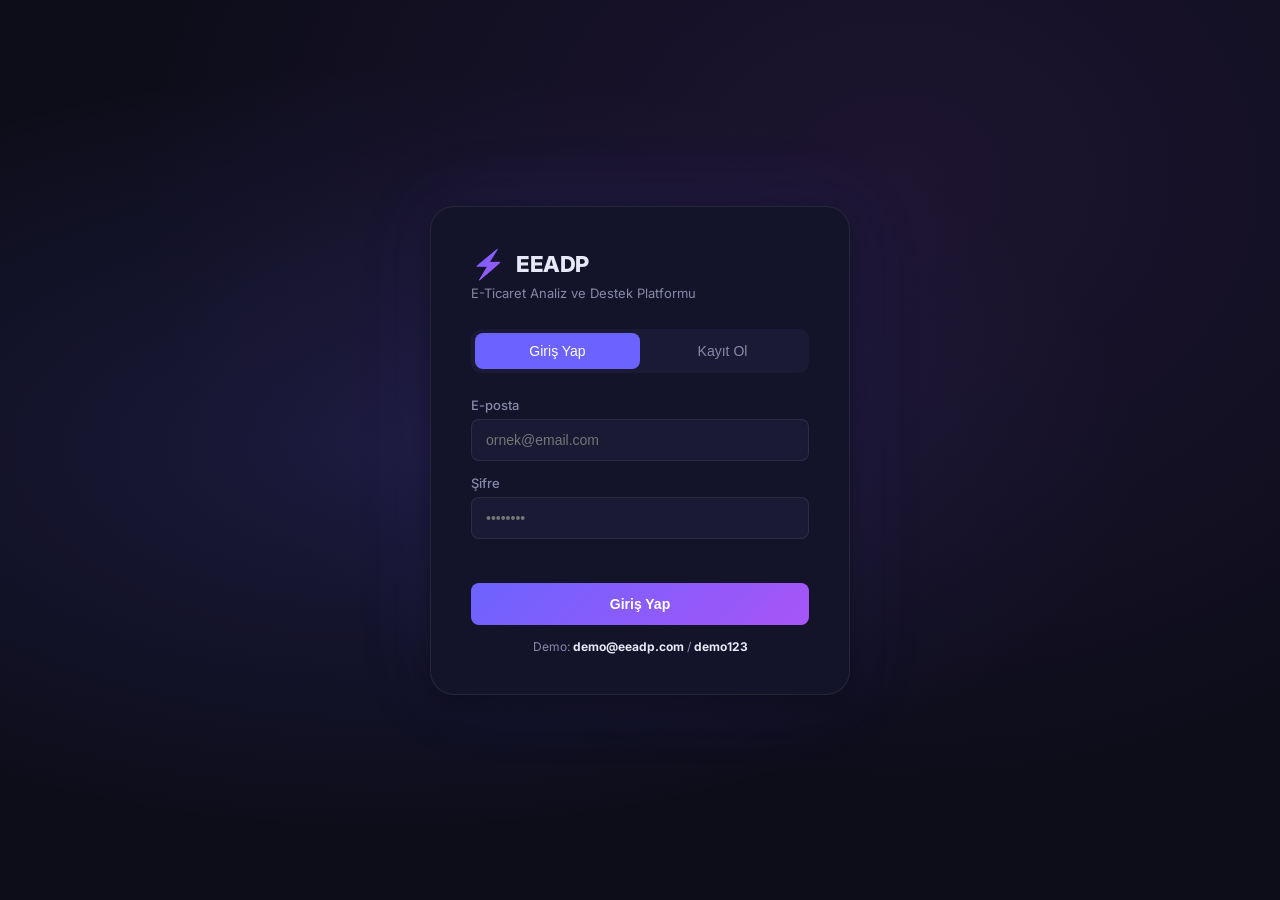
<file: index.html>
<!DOCTYPE html>
<html lang="tr">
<head>
  <meta charset="UTF-8" />
  <meta name="viewport" content="width=device-width, initial-scale=1.0"/>
  <title>EEADP – Entegre E-Ticaret Analiz ve Destek Platformu</title>
  <meta name="description" content="Fiyat takibi, yorum analizi, kargo tahmini ve akıllı beden önerisi sunan entegre e-ticaret destek platformu."/>
  <link rel="preconnect" href="https://fonts.googleapis.com"/>
  <link href="https://fonts.googleapis.com/css2?family=Inter:wght@300;400;500;600;700;800&display=swap" rel="stylesheet"/>
  <link rel="stylesheet" href="style.css"/>
</head>
<body>

<!-- AUTH OVERLAY -->
<div id="auth-overlay" class="auth-overlay active">
  <div class="auth-box">
    <div class="auth-logo">
      <span class="logo-icon">⚡</span>
      <span class="logo-text">EEADP</span>
    </div>
    <p class="auth-subtitle">E-Ticaret Analiz ve Destek Platformu</p>

    <div class="auth-tabs">
      <button class="auth-tab active" id="tab-login" onclick="switchTab('login')">Giriş Yap</button>
      <button class="auth-tab" id="tab-register" onclick="switchTab('register')">Kayıt Ol</button>
    </div>

    <!-- LOGIN FORM -->
    <form id="login-form" class="auth-form" onsubmit="handleLogin(event)">
      <div class="form-group">
        <label>E-posta</label>
        <input type="email" id="login-email" placeholder="ornek@email.com" required/>
      </div>
      <div class="form-group">
        <label>Şifre</label>
        <input type="password" id="login-password" placeholder="••••••••" required/>
      </div>
      <p class="auth-error" id="login-error"></p>
      <button type="submit" class="btn-primary full">Giriş Yap</button>
      <p class="auth-hint">Demo: <strong>demo@eeadp.com</strong> / <strong>demo123</strong></p>
    </form>

    <!-- REGISTER FORM -->
    <form id="register-form" class="auth-form hidden" onsubmit="handleRegister(event)">
      <div class="form-group">
        <label>Ad Soyad</label>
        <input type="text" id="reg-name" placeholder="Adınız Soyadınız" required/>
      </div>
      <div class="form-group">
        <label>E-posta</label>
        <input type="email" id="reg-email" placeholder="ornek@email.com" required/>
      </div>
      <div class="form-group">
        <label>Şifre</label>
        <input type="password" id="reg-password" placeholder="En az 6 karakter" required/>
      </div>
      <p class="auth-error" id="reg-error"></p>
      <button type="submit" class="btn-primary full">Kayıt Ol</button>
    </form>
  </div>
</div>

<!-- MAIN APP -->
<div id="app" class="app hidden">

  <!-- SIDEBAR -->
  <aside class="sidebar" id="sidebar">
    <div class="sidebar-logo">
      <span class="logo-icon">⚡</span>
      <span class="logo-text">EEADP</span>
    </div>
    <nav class="sidebar-nav">
      <button class="nav-item active" id="nav-dashboard" onclick="showPage('dashboard')">
        <span class="nav-icon">🏠</span><span class="nav-label">Genel Bakış</span>
      </button>
      <button class="nav-item" id="nav-price" onclick="showPage('price')">
        <span class="nav-icon">💰</span><span class="nav-label">Fiyat Takibi</span>
      </button>
      <button class="nav-item" id="nav-review" onclick="showPage('review')">
        <span class="nav-icon">⭐</span><span class="nav-label">Yorum Analizi</span>
      </button>
      <button class="nav-item" id="nav-cargo" onclick="showPage('cargo')">
        <span class="nav-icon">📦</span><span class="nav-label">Kargo Tahmini</span>
      </button>
      <button class="nav-item" id="nav-size" onclick="showPage('size')">
        <span class="nav-icon">👕</span><span class="nav-label">Beden Önerisi</span>
      </button>
    </nav>
    <div class="sidebar-footer">
      <div class="user-info" id="user-info-sidebar"></div>
      <button class="btn-logout" onclick="handleLogout()">Çıkış Yap</button>
    </div>
  </aside>

  <!-- MAIN CONTENT -->
  <main class="main-content">

    <!-- TOPBAR -->
    <header class="topbar">
      <div class="topbar-left">
        <button class="menu-toggle" onclick="toggleSidebar()">☰</button>
        <h1 class="page-title" id="page-title">Genel Bakış</h1>
      </div>
      <div class="topbar-right">
        <div class="notif-badge">🔔</div>
        <div class="user-avatar" id="user-avatar-top"></div>
      </div>
    </header>

    <!-- PAGES -->
    <div class="page-container">

      <!-- DASHBOARD PAGE -->
      <section class="page active" id="page-dashboard">
        <div class="welcome-banner">
          <div class="welcome-text">
            <h2 id="welcome-heading">Hoş Geldiniz! 👋</h2>
            <p>E-ticaret deneyiminizi daha güvenli ve akıllı hale getiriyoruz.</p>
          </div>
          <div class="welcome-graphic">⚡</div>
        </div>

        <div class="stats-grid">
          <div class="stat-card" style="--accent:#6c63ff">
            <div class="stat-icon">💰</div>
            <div class="stat-info">
              <span class="stat-num">12</span>
              <span class="stat-label">Takip Edilen Ürün</span>
            </div>
          </div>
          <div class="stat-card" style="--accent:#ff6584">
            <div class="stat-icon">⭐</div>
            <div class="stat-info">
              <span class="stat-num">48</span>
              <span class="stat-label">Analiz Edilen Yorum</span>
            </div>
          </div>
          <div class="stat-card" style="--accent:#43e97b">
            <div class="stat-icon">📦</div>
            <div class="stat-info">
              <span class="stat-num">7</span>
              <span class="stat-label">Aktif Kargo</span>
            </div>
          </div>
          <div class="stat-card" style="--accent:#f7971e">
            <div class="stat-icon">👕</div>
            <div class="stat-info">
              <span class="stat-num">5</span>
              <span class="stat-label">Beden Analizi</span>
            </div>
          </div>
        </div>

        <div class="dashboard-grid">
          <div class="card">
            <h3 class="card-title">📊 Fiyat Değişim Özeti</h3>
            <div class="mini-chart" id="mini-chart"></div>
          </div>
          <div class="card">
            <h3 class="card-title">🛡️ Platform Güven Raporu</h3>
            <div class="trust-list">
              <div class="trust-row"><span>Trendyol</span><div class="trust-bar"><div class="trust-fill" style="width:87%;background:#6c63ff"></div></div><span>87%</span></div>
              <div class="trust-row"><span>Hepsiburada</span><div class="trust-bar"><div class="trust-fill" style="width:74%;background:#43e97b"></div></div><span>74%</span></div>
              <div class="trust-row"><span>Amazon TR</span><div class="trust-bar"><div class="trust-fill" style="width:91%;background:#f7971e"></div></div><span>91%</span></div>
              <div class="trust-row"><span>N11</span><div class="trust-bar"><div class="trust-fill" style="width:62%;background:#ff6584"></div></div><span>62%</span></div>
            </div>
          </div>
        </div>
      </section>

      <!-- PRICE TRACKER PAGE -->
      <section class="page" id="page-price">
        <div class="module-header">
          <div class="module-icon" style="background:linear-gradient(135deg,#6c63ff,#a855f7)">💰</div>
          <div>
            <h2>Fiyat Takip Modülü</h2>
            <p>Ürün fiyat geçmişini takip edin, fiyat koruması sağlayın.</p>
          </div>
        </div>

        <div class="card">
          <h3 class="card-title">Ürün Linki Girin</h3>
          <div class="input-row">
            <input type="url" id="price-url" placeholder="https://www.trendyol.com/urun-linki..." class="big-input"/>
            <button class="btn-primary" onclick="analyzePriceURL()">Analiz Et</button>
          </div>
        </div>

        <div id="price-result" class="hidden">
          <div class="card price-card">
            <div class="price-header">
              <div>
                <h3 id="price-product-name">Ürün Adı</h3>
                <p id="price-platform" class="muted">Platform</p>
              </div>
              <div class="price-badge-group">
                <span class="price-now" id="price-current">₺0</span>
                <span class="price-old" id="price-old">₺0</span>
              </div>
            </div>
            <div class="price-chart-container">
              <canvas id="price-chart" width="600" height="200"></canvas>
            </div>
            <div class="price-protection">
              <div class="protection-icon">🔒</div>
              <div>
                <strong>Fiyat Koruma Aktif</strong>
                <p class="muted" id="price-protection-text">Bu fiyat 24 saat korunmaktadır.</p>
              </div>
              <span class="badge badge-green">Aktif</span>
            </div>
          </div>
          <div class="price-alerts card">
            <h3 class="card-title">📢 Fiyat Bildirimleri</h3>
            <div id="price-alerts-list"></div>
          </div>
        </div>
      </section>

      <!-- REVIEW ANALYSIS PAGE -->
      <section class="page" id="page-review">
        <div class="module-header">
          <div class="module-icon" style="background:linear-gradient(135deg,#ff6584,#ff8fab)">⭐</div>
          <div>
            <h2>Yorum Analiz Modülü</h2>
            <p>Yapay zeka destekli sahte yorum tespiti ve güven skoru.</p>
          </div>
        </div>

        <div class="card">
          <h3 class="card-title">Yorum Metni Girin</h3>
          <textarea id="review-text" class="big-textarea" placeholder="Analiz etmek istediğiniz yorum metnini buraya yapıştırın..."></textarea>
          <div class="input-row" style="margin-top:12px;">
            <input type="url" id="review-url" placeholder="Veya ürün linki girin..." class="big-input"/>
            <button class="btn-primary" onclick="analyzeReview()">Analiz Et</button>
          </div>
        </div>

        <div id="review-result" class="hidden">
          <div class="reviews-grid">
            <div class="card score-card">
              <h3 class="card-title">🎯 Güven Skoru</h3>
              <div class="score-circle-wrap">
                <svg class="score-svg" viewBox="0 0 120 120">
                  <circle cx="60" cy="60" r="50" fill="none" stroke="#1e1e2e" stroke-width="12"/>
                  <circle cx="60" cy="60" r="50" fill="none" stroke="url(#scoreGrad)" stroke-width="12"
                    stroke-dasharray="314" stroke-dashoffset="80" stroke-linecap="round"
                    transform="rotate(-90 60 60)" id="score-arc"/>
                  <defs>
                    <linearGradient id="scoreGrad" x1="0%" y1="0%" x2="100%" y2="0%">
                      <stop offset="0%" stop-color="#43e97b"/>
                      <stop offset="100%" stop-color="#38f9d7"/>
                    </linearGradient>
                  </defs>
                </svg>
                <div class="score-num" id="review-score">74%</div>
              </div>
              <p class="score-label" id="review-verdict">Güvenilir Yorum</p>
            </div>
            <div class="card">
              <h3 class="card-title">🔍 Detaylı Analiz</h3>
              <div id="review-details"></div>
            </div>
          </div>
          <div class="card">
            <h3 class="card-title">📝 Örnek Yorumlar Analizi</h3>
            <div id="sample-reviews"></div>
          </div>
        </div>
      </section>

      <!-- CARGO PAGE -->
      <section class="page" id="page-cargo">
        <div class="module-header">
          <div class="module-icon" style="background:linear-gradient(135deg,#43e97b,#38f9d7)">📦</div>
          <div>
            <h2>Kargo Tahmin Modülü</h2>
            <p>Geçmiş teslimat verilerine göre saat aralığı tahmini.</p>
          </div>
        </div>

        <div class="card">
          <h3 class="card-title">Kargo Takip Numarası</h3>
          <div class="input-row">
            <input type="text" id="cargo-code" placeholder="TR123456789..." class="big-input"/>
            <select id="cargo-company" class="big-select">
              <option value="aras">Aras Kargo</option>
              <option value="yurtici">Yurtiçi Kargo</option>
              <option value="mng">MNG Kargo</option>
              <option value="ptt">PTT Kargo</option>
              <option value="ups">UPS</option>
            </select>
            <button class="btn-primary" onclick="analyzeCargo()">Sorgula</button>
          </div>
        </div>

        <div id="cargo-result" class="hidden">
          <div class="cargo-grid">
            <div class="card">
              <h3 class="card-title">📍 Teslimat Tahmini</h3>
              <div class="delivery-prediction">
                <div class="delivery-time" id="cargo-time-range"></div>
                <p class="muted" id="cargo-date-label"></p>
                <div class="confidence-bar">
                  <span class="muted">Tahmin Güveni:</span>
                  <div class="trust-bar" style="flex:1;margin:0 8px">
                    <div class="trust-fill" id="cargo-confidence" style="background:#43e97b"></div>
                  </div>
                  <span id="cargo-confidence-num"></span>
                </div>
              </div>
            </div>
            <div class="card">
              <h3 class="card-title">🗺️ Canlı Durum</h3>
              <div class="cargo-timeline" id="cargo-timeline"></div>
            </div>
          </div>
        </div>
      </section>

      <!-- SIZE ADVISOR PAGE -->
      <section class="page" id="page-size">
        <div class="module-header">
          <div class="module-icon" style="background:linear-gradient(135deg,#f7971e,#ffd200)">👕</div>
          <div>
            <h2>Akıllı Beden Öneri Modülü</h2>
            <p>Ölçülerinize göre marka bazlı uyum analizi.</p>
          </div>
        </div>

        <div class="size-form-grid">
          <div class="card">
            <h3 class="card-title">📏 Ölçüleriniz</h3>
            <div class="measurements-form">
              <div class="form-group">
                <label>Göğüs Çevresi (cm)</label>
                <input type="number" id="chest" placeholder="90" class="measure-input"/>
              </div>
              <div class="form-group">
                <label>Bel Çevresi (cm)</label>
                <input type="number" id="waist" placeholder="75" class="measure-input"/>
              </div>
              <div class="form-group">
                <label>Kalça Çevresi (cm)</label>
                <input type="number" id="hip" placeholder="95" class="measure-input"/>
              </div>
              <div class="form-group">
                <label>Boy (cm)</label>
                <input type="number" id="height" placeholder="170" class="measure-input"/>
              </div>
              <div class="form-group">
                <label>Kilo (kg)</label>
                <input type="number" id="weight" placeholder="65" class="measure-input"/>
              </div>
              <div class="form-group">
                <label>Ürün Kategorisi</label>
                <select id="category" class="big-select">
                  <option value="shirt">Üst Giyim (Gömlek/T-Shirt)</option>
                  <option value="pants">Alt Giyim (Pantolon/Jean)</option>
                  <option value="dress">Elbise/Etek</option>
                  <option value="jacket">Ceket/Mont</option>
                </select>
              </div>
              <button class="btn-primary full" onclick="analyzeSize()">Beden Analizi Yap</button>
            </div>
          </div>
          <div id="size-result" class="card hidden">
            <h3 class="card-title">🎯 Beden Önerileri</h3>
            <div id="size-brands"></div>
          </div>
        </div>
      </section>

    </div><!-- end page-container -->
  </main>
</div><!-- end app -->

<script src="app.js"></script>
</body>
</html>
</file>
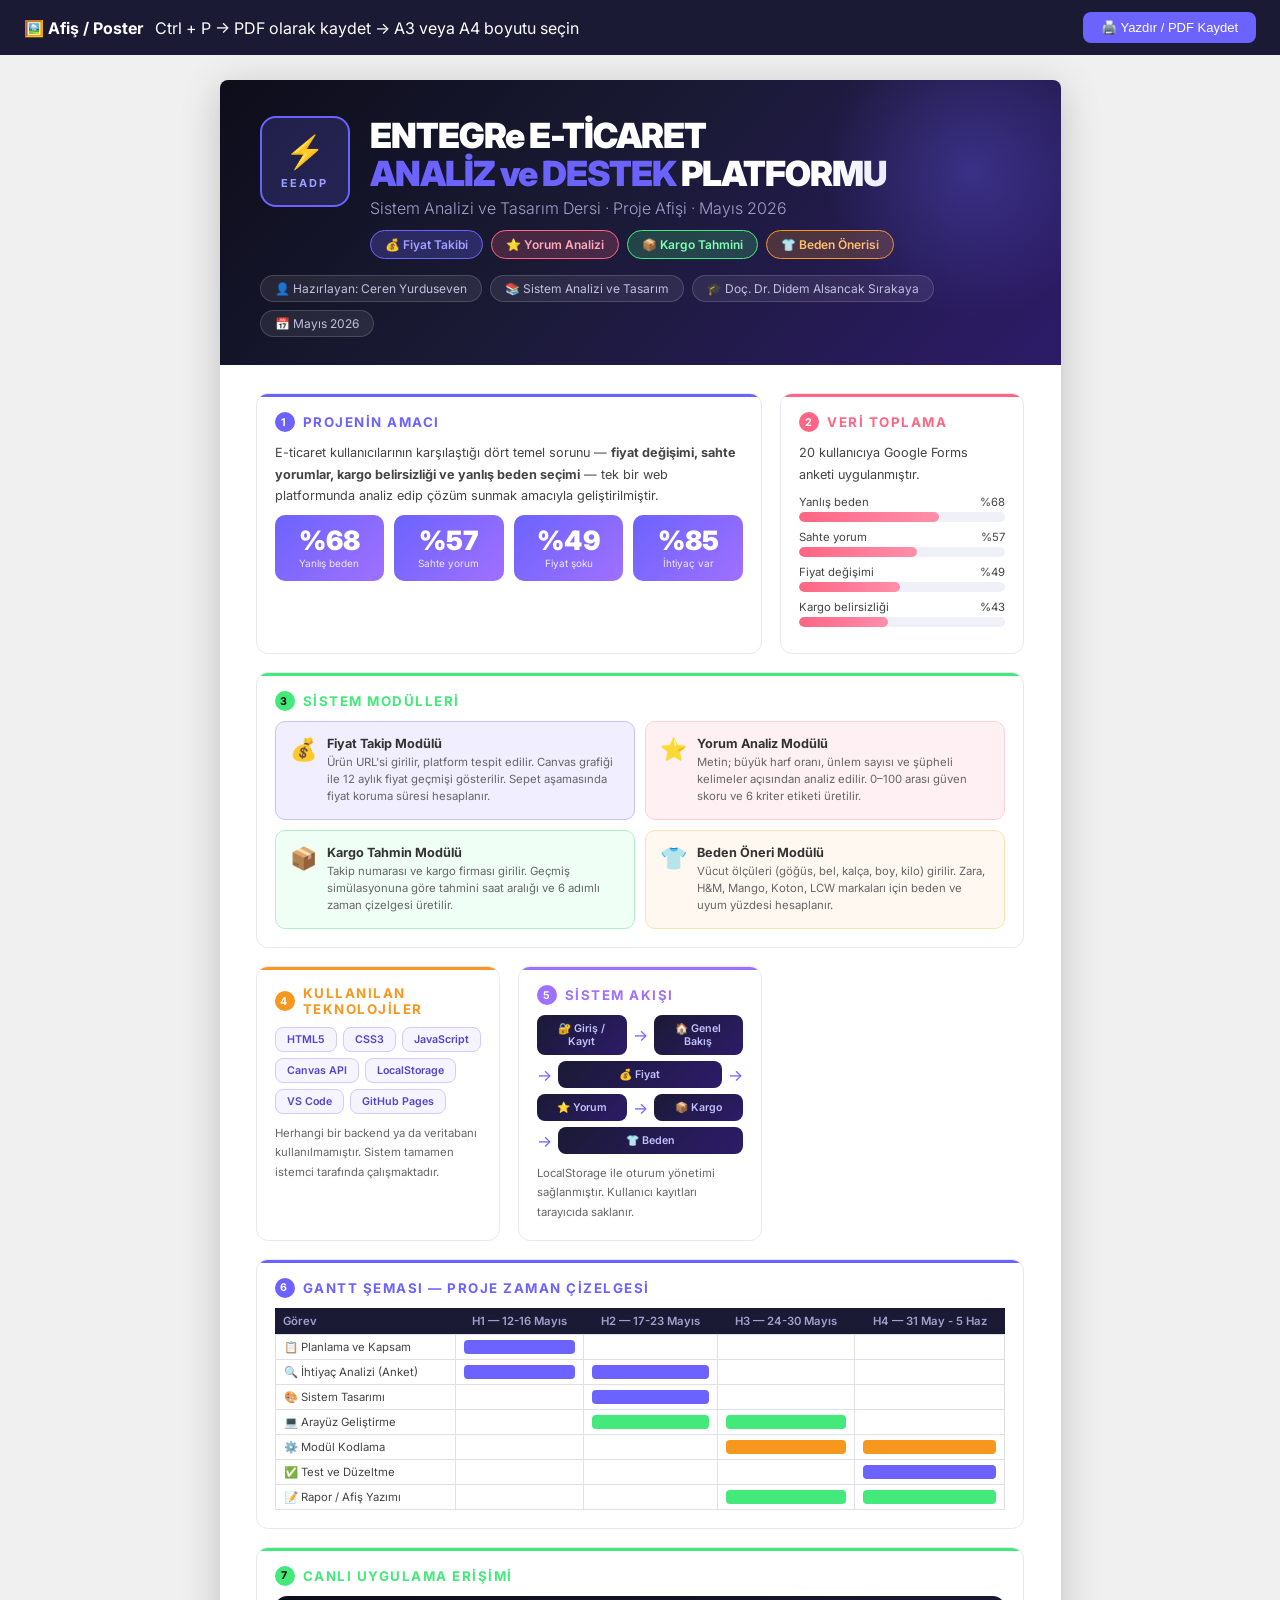
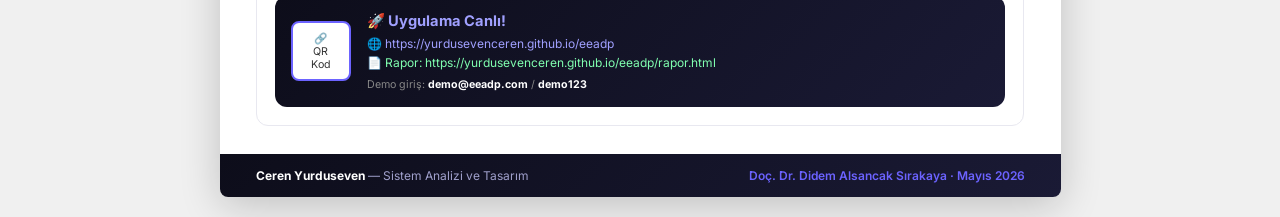
<file: poster.html>
<!DOCTYPE html>
<html lang="tr">
<head>
<meta charset="UTF-8"/>
<title>EEADP – Proje Afişi</title>
<style>
@import url('https://fonts.googleapis.com/css2?family=Inter:wght@300;400;600;700;900&display=swap');
*{box-sizing:border-box;margin:0;padding:0;}
body{font-family:'Inter',Arial,sans-serif;background:#f0f0f0;display:flex;justify-content:center;padding:20px;}

.no-print{background:#1a1a35;color:#fff;padding:12px 24px;display:flex;gap:12px;align-items:center;position:fixed;top:0;left:0;right:0;z-index:999;}
.no-print button{margin-left:auto;background:#6c63ff;color:#fff;border:none;padding:8px 18px;border-radius:8px;cursor:pointer;font-size:13px;}

.poster{
  width:841px; /* A1 width at 96dpi */
  min-height:1189px;
  background:#fff;
  margin-top:60px;
  border-radius:8px;
  overflow:hidden;
  box-shadow:0 8px 40px rgba(0,0,0,0.2);
}

/* HEADER */
.header{
  background:linear-gradient(135deg,#0d0d1a 0%,#1a1a35 45%,#2d1b69 100%);
  padding:36px 40px 28px;
  position:relative;
  overflow:hidden;
}
.header::before{
  content:'';position:absolute;top:-60px;right:-60px;
  width:300px;height:300px;
  background:radial-gradient(circle,rgba(108,99,255,0.3),transparent 70%);
  border-radius:50%;
}
.header-top{display:flex;align-items:flex-start;gap:20px;margin-bottom:16px;}
.logo-box{
  background:rgba(108,99,255,0.2);border:2px solid #6c63ff;
  border-radius:16px;padding:14px 18px;text-align:center;min-width:90px;
  flex-shrink:0;
}
.logo-box .icon{font-size:32px;display:block;}
.logo-box .brand{color:#a0a0ff;font-size:11px;font-weight:700;letter-spacing:2px;margin-top:4px;}
.header-text h1{
  color:#fff;font-size:26pt;font-weight:900;line-height:1.1;
  letter-spacing:-1px;margin-bottom:6px;
}
.header-text h1 span{color:#6c63ff;}
.header-text .subtitle{color:#a0a0cc;font-size:12pt;font-weight:300;}
.header-meta{
  display:flex;gap:8px;flex-wrap:wrap;margin-top:14px;
}
.meta-chip{
  background:rgba(255,255,255,0.08);border:1px solid rgba(255,255,255,0.15);
  color:#c0c0e0;padding:5px 14px;border-radius:20px;font-size:9pt;
}
.tags{display:flex;gap:8px;flex-wrap:wrap;margin-top:12px;}
.tag{padding:6px 14px;border-radius:20px;font-size:9pt;font-weight:600;}
.tag-blue{background:rgba(108,99,255,0.25);border:1px solid #6c63ff;color:#a0a0ff;}
.tag-red{background:rgba(255,101,132,0.2);border:1px solid #ff6584;color:#ffaabb;}
.tag-green{background:rgba(67,233,123,0.2);border:1px solid #43e97b;color:#80ffb0;}
.tag-orange{background:rgba(247,151,30,0.2);border:1px solid #f7971e;color:#ffc070;}

/* BODY */
.body{padding:28px 36px;display:grid;grid-template-columns:1fr 1fr 1fr;gap:18px;}

.card{
  background:#fff;border:1.5px solid #e8e8f0;border-radius:12px;
  padding:18px;position:relative;overflow:hidden;
}
.card::before{
  content:'';position:absolute;top:0;left:0;right:0;height:3px;
  background:var(--accent,#6c63ff);
}
.card.full{grid-column:1/-1;}
.card.half{grid-column:span 2;}
.card h2{
  font-size:10pt;font-weight:700;text-transform:uppercase;
  letter-spacing:1.5px;color:var(--accent,#6c63ff);margin-bottom:10px;
  display:flex;align-items:center;gap:8px;
}
.card h2 .num{
  background:var(--accent,#6c63ff);color:#fff;
  border-radius:50%;width:20px;height:20px;
  display:inline-flex;align-items:center;justify-content:center;
  font-size:8pt;flex-shrink:0;
}
.card p{font-size:9.5pt;color:#444;line-height:1.7;}

/* Modules */
.modules-grid{display:grid;grid-template-columns:1fr 1fr;gap:10px;}
.module{
  border-radius:10px;padding:14px;
  display:flex;gap:10px;align-items:flex-start;
}
.m-blue{background:#f0eeff;border:1px solid #c8c0ff;}
.m-red{background:#fff0f3;border:1px solid #ffd0da;}
.m-green{background:#f0fff5;border:1px solid #b0f0c8;}
.m-orange{background:#fff8f0;border:1px solid #ffe0b0;}
.module .icon{font-size:22px;flex-shrink:0;}
.module h3{font-size:9.5pt;font-weight:700;color:#333;margin-bottom:3px;}
.module p{font-size:8.5pt;color:#666;line-height:1.5;}

/* Stats */
.stats{display:grid;grid-template-columns:repeat(4,1fr);gap:10px;margin-top:8px;}
.stat{text-align:center;background:linear-gradient(135deg,#6c63ff,#a070ff);
  border-radius:10px;padding:12px 8px;color:#fff;}
.stat .num{font-size:20pt;font-weight:900;line-height:1;}
.stat .lbl{font-size:7.5pt;opacity:.85;margin-top:3px;}

/* Gantt */
.gantt{width:100%;border-collapse:collapse;font-size:8.5pt;margin-top:8px;}
.gantt th{background:#1a1a35;color:#a0a0cc;padding:6px 8px;text-align:center;font-weight:600;}
.gantt td{border:1px solid #e0e0ec;padding:5px 8px;color:#444;}
.gantt .fill{background:#6c63ff;border-radius:4px;height:14px;}
.gantt .fill2{background:#43e97b;border-radius:4px;height:14px;}
.gantt .fill3{background:#f7971e;border-radius:4px;height:14px;}

/* Survey */
.survey-bars{margin-top:8px;}
.bar-row{margin-bottom:8px;}
.bar-label{font-size:8.5pt;color:#444;margin-bottom:3px;display:flex;justify-content:space-between;}
.bar-track{background:#f0f0f8;border-radius:20px;height:10px;overflow:hidden;}
.bar-fill{height:100%;border-radius:20px;background:linear-gradient(90deg,#6c63ff,#a070ff);}

/* Tech */
.tech-grid{display:flex;flex-wrap:wrap;gap:6px;margin-top:8px;}
.tech-badge{
  background:#f5f4ff;border:1.5px solid #d0ccff;
  color:#5045cc;border-radius:8px;padding:5px 11px;
  font-size:8pt;font-weight:600;
}

/* Flow */
.flow{display:flex;align-items:center;gap:6px;flex-wrap:wrap;margin-top:8px;}
.flow-step{
  background:linear-gradient(135deg,#1a1a35,#2d1b69);
  color:#c0c0ff;border-radius:8px;padding:7px 12px;
  font-size:8pt;font-weight:600;text-align:center;
  flex:1;min-width:80px;
}
.flow-arrow{color:#6c63ff;font-size:16px;flex-shrink:0;}

/* Link box */
.link-section{
  background:linear-gradient(135deg,#0d0d1a,#1a1a35);
  border-radius:12px;padding:16px;margin-top:8px;
  display:flex;align-items:center;gap:16px;
}
.link-section .qr-placeholder{
  width:60px;height:60px;background:#fff;border-radius:8px;
  display:flex;align-items:center;justify-content:center;
  font-size:8pt;color:#333;text-align:center;flex-shrink:0;
  border:2px solid #6c63ff;padding:4px;
}
.link-text .url{color:#a0a0ff;font-size:9pt;word-break:break-all;}
.link-text .note{color:#666;font-size:8pt;margin-top:4px;}

/* FOOTER */
.footer{
  background:linear-gradient(135deg,#0d0d1a,#1a1a35);
  padding:14px 36px;display:flex;justify-content:space-between;align-items:center;
}
.footer .author{color:#a0a0cc;font-size:9pt;}
.footer .author strong{color:#fff;}
.footer .course{color:#6c63ff;font-size:9pt;font-weight:600;}

@media print{
  body{padding:0;background:#fff;}
  .no-print{display:none;}
  .poster{margin:0;border-radius:0;box-shadow:none;width:100%;}
}
</style>
</head>
<body>

<div class="no-print">
  <strong>🖼️ Afiş / Poster</strong>
  <span>Ctrl + P → PDF olarak kaydet → A3 veya A4 boyutu seçin</span>
  <button onclick="window.print()">🖨️ Yazdır / PDF Kaydet</button>
</div>

<div class="poster">

  <!-- HEADER -->
  <div class="header">
    <div class="header-top">
      <div class="logo-box">
        <span class="icon">⚡</span>
        <span class="brand">EEADP</span>
      </div>
      <div class="header-text">
        <h1>ENTEGRe E-TİCARET<br/><span>ANALİZ ve DESTEK</span> PLATFORMU</h1>
        <div class="subtitle">Sistem Analizi ve Tasarım Dersi · Proje Afişi · Mayıs 2026</div>
        <div class="tags">
          <span class="tag tag-blue">💰 Fiyat Takibi</span>
          <span class="tag tag-red">⭐ Yorum Analizi</span>
          <span class="tag tag-green">📦 Kargo Tahmini</span>
          <span class="tag tag-orange">👕 Beden Önerisi</span>
        </div>
      </div>
    </div>
    <div class="header-meta">
      <span class="meta-chip">👤 Hazırlayan: Ceren Yurduseven</span>
      <span class="meta-chip">📚 Sistem Analizi ve Tasarım</span>
      <span class="meta-chip">🎓 Doç. Dr. Didem Alsancak Sırakaya</span>
      <span class="meta-chip">📅 Mayıs 2026</span>
    </div>
  </div>

  <!-- BODY -->
  <div class="body">

    <!-- Amaç -->
    <div class="card half" style="--accent:#6c63ff">
      <h2><span class="num">1</span> Projenin Amacı</h2>
      <p>E-ticaret kullanıcılarının karşılaştığı dört temel sorunu — <strong>fiyat değişimi, sahte yorumlar, kargo belirsizliği ve yanlış beden seçimi</strong> — tek bir web platformunda analiz edip çözüm sunmak amacıyla geliştirilmiştir.</p>
      <div class="stats">
        <div class="stat"><div class="num">%68</div><div class="lbl">Yanlış beden</div></div>
        <div class="stat"><div class="num">%57</div><div class="lbl">Sahte yorum</div></div>
        <div class="stat"><div class="num">%49</div><div class="lbl">Fiyat şoku</div></div>
        <div class="stat"><div class="num">%85</div><div class="lbl">İhtiyaç var</div></div>
      </div>
    </div>

    <!-- İhtiyaç -->
    <div class="card" style="--accent:#ff6584">
      <h2><span class="num" style="background:#ff6584">2</span> Veri Toplama</h2>
      <p style="margin-bottom:10px;">20 kullanıcıya Google Forms anketi uygulanmıştır.</p>
      <div class="survey-bars">
        <div class="bar-row">
          <div class="bar-label"><span>Yanlış beden</span><span>%68</span></div>
          <div class="bar-track"><div class="bar-fill" style="width:68%;background:linear-gradient(90deg,#ff6584,#ff8fab)"></div></div>
        </div>
        <div class="bar-row">
          <div class="bar-label"><span>Sahte yorum</span><span>%57</span></div>
          <div class="bar-track"><div class="bar-fill" style="width:57%;background:linear-gradient(90deg,#ff6584,#ff8fab)"></div></div>
        </div>
        <div class="bar-row">
          <div class="bar-label"><span>Fiyat değişimi</span><span>%49</span></div>
          <div class="bar-track"><div class="bar-fill" style="width:49%;background:linear-gradient(90deg,#ff6584,#ff8fab)"></div></div>
        </div>
        <div class="bar-row">
          <div class="bar-label"><span>Kargo belirsizliği</span><span>%43</span></div>
          <div class="bar-track"><div class="bar-fill" style="width:43%;background:linear-gradient(90deg,#ff6584,#ff8fab)"></div></div>
        </div>
      </div>
    </div>

    <!-- Modüller -->
    <div class="card full" style="--accent:#43e97b">
      <h2><span class="num" style="background:#43e97b;color:#000">3</span> Sistem Modülleri</h2>
      <div class="modules-grid">
        <div class="module m-blue">
          <span class="icon">💰</span>
          <div>
            <h3>Fiyat Takip Modülü</h3>
            <p>Ürün URL'si girilir, platform tespit edilir. Canvas grafiği ile 12 aylık fiyat geçmişi gösterilir. Sepet aşamasında fiyat koruma süresi hesaplanır.</p>
          </div>
        </div>
        <div class="module m-red">
          <span class="icon">⭐</span>
          <div>
            <h3>Yorum Analiz Modülü</h3>
            <p>Metin; büyük harf oranı, ünlem sayısı ve şüpheli kelimeler açısından analiz edilir. 0–100 arası güven skoru ve 6 kriter etiketi üretilir.</p>
          </div>
        </div>
        <div class="module m-green">
          <span class="icon">📦</span>
          <div>
            <h3>Kargo Tahmin Modülü</h3>
            <p>Takip numarası ve kargo firması girilir. Geçmiş simülasyonuna göre tahmini saat aralığı ve 6 adımlı zaman çizelgesi üretilir.</p>
          </div>
        </div>
        <div class="module m-orange">
          <span class="icon">👕</span>
          <div>
            <h3>Beden Öneri Modülü</h3>
            <p>Vücut ölçüleri (göğüs, bel, kalça, boy, kilo) girilir. Zara, H&M, Mango, Koton, LCW markaları için beden ve uyum yüzdesi hesaplanır.</p>
          </div>
        </div>
      </div>
    </div>

    <!-- Teknoloji & Sistem Akışı -->
    <div class="card" style="--accent:#f7971e">
      <h2><span class="num" style="background:#f7971e">4</span> Kullanılan Teknolojiler</h2>
      <div class="tech-grid">
        <span class="tech-badge">HTML5</span>
        <span class="tech-badge">CSS3</span>
        <span class="tech-badge">JavaScript</span>
        <span class="tech-badge">Canvas API</span>
        <span class="tech-badge">LocalStorage</span>
        <span class="tech-badge">VS Code</span>
        <span class="tech-badge">GitHub Pages</span>
      </div>
      <p style="margin-top:10px;font-size:8.5pt;color:#666;">Herhangi bir backend ya da veritabanı kullanılmamıştır. Sistem tamamen istemci tarafında çalışmaktadır.</p>
    </div>

    <!-- Sistem Akışı -->
    <div class="card" style="--accent:#a070ff">
      <h2><span class="num" style="background:#a070ff">5</span> Sistem Akışı</h2>
      <div class="flow">
        <div class="flow-step">🔐 Giriş / Kayıt</div>
        <span class="flow-arrow">→</span>
        <div class="flow-step">🏠 Genel Bakış</div>
        <span class="flow-arrow">→</span>
        <div class="flow-step">💰 Fiyat</div>
        <span class="flow-arrow">→</span>
        <div class="flow-step">⭐ Yorum</div>
        <span class="flow-arrow">→</span>
        <div class="flow-step">📦 Kargo</div>
        <span class="flow-arrow">→</span>
        <div class="flow-step">👕 Beden</div>
      </div>
      <p style="margin-top:10px;font-size:8.5pt;color:#666;">LocalStorage ile oturum yönetimi sağlanmıştır. Kullanıcı kayıtları tarayıcıda saklanır.</p>
    </div>

    <!-- GANTT -->
    <div class="card full" style="--accent:#6c63ff">
      <h2><span class="num">6</span> GANTT Şeması — Proje Zaman Çizelgesi</h2>
      <table class="gantt">
        <tr>
          <th style="width:180px;text-align:left;">Görev</th>
          <th>H1 — 12-16 Mayıs</th>
          <th>H2 — 17-23 Mayıs</th>
          <th>H3 — 24-30 Mayıs</th>
          <th>H4 — 31 May - 5 Haz</th>
        </tr>
        <tr>
          <td>📋 Planlama ve Kapsam</td>
          <td style="text-align:center"><div class="fill"></div></td>
          <td></td><td></td><td></td>
        </tr>
        <tr>
          <td>🔍 İhtiyaç Analizi (Anket)</td>
          <td style="text-align:center"><div class="fill"></div></td>
          <td style="text-align:center"><div class="fill"></div></td>
          <td></td><td></td>
        </tr>
        <tr>
          <td>🎨 Sistem Tasarımı</td>
          <td></td>
          <td style="text-align:center"><div class="fill"></div></td>
          <td></td><td></td>
        </tr>
        <tr>
          <td>💻 Arayüz Geliştirme</td>
          <td></td>
          <td style="text-align:center"><div class="fill2"></div></td>
          <td style="text-align:center"><div class="fill2"></div></td>
          <td></td>
        </tr>
        <tr>
          <td>⚙️ Modül Kodlama</td>
          <td></td><td></td>
          <td style="text-align:center"><div class="fill3"></div></td>
          <td style="text-align:center"><div class="fill3"></div></td>
        </tr>
        <tr>
          <td>✅ Test ve Düzeltme</td>
          <td></td><td></td><td></td>
          <td style="text-align:center"><div class="fill"></div></td>
        </tr>
        <tr>
          <td>📝 Rapor / Afiş Yazımı</td>
          <td></td><td></td>
          <td style="text-align:center"><div class="fill2"></div></td>
          <td style="text-align:center"><div class="fill2"></div></td>
        </tr>
      </table>
    </div>

    <!-- Canlı Link -->
    <div class="card full" style="--accent:#43e97b">
      <h2><span class="num" style="background:#43e97b;color:#000">7</span> Canlı Uygulama Erişimi</h2>
      <div class="link-section">
        <div class="qr-placeholder">
          🔗<br/>QR<br/>Kod
        </div>
        <div class="link-text">
          <div style="color:#a0a0ff;font-size:11pt;font-weight:700;margin-bottom:6px;">🚀 Uygulama Canlı!</div>
          <div class="url">🌐 https://yurdusevenceren.github.io/eeadp</div>
          <div class="url" style="color:#80ffb0;margin-top:4px;">📄 Rapor: https://yurdusevenceren.github.io/eeadp/rapor.html</div>
          <div class="note" style="color:#888;margin-top:8px;">Demo giriş: <strong style="color:#fff;">demo@eeadp.com</strong> / <strong style="color:#fff;">demo123</strong></div>
        </div>
      </div>
    </div>

  </div><!-- /body -->

  <!-- FOOTER -->
  <div class="footer">
    <div class="author">
      <strong>Ceren Yurduseven</strong> — Sistem Analizi ve Tasarım
    </div>
    <div class="course">Doç. Dr. Didem Alsancak Sırakaya · Mayıs 2026</div>
  </div>

</div><!-- /poster -->
</body>
</html>
</file>
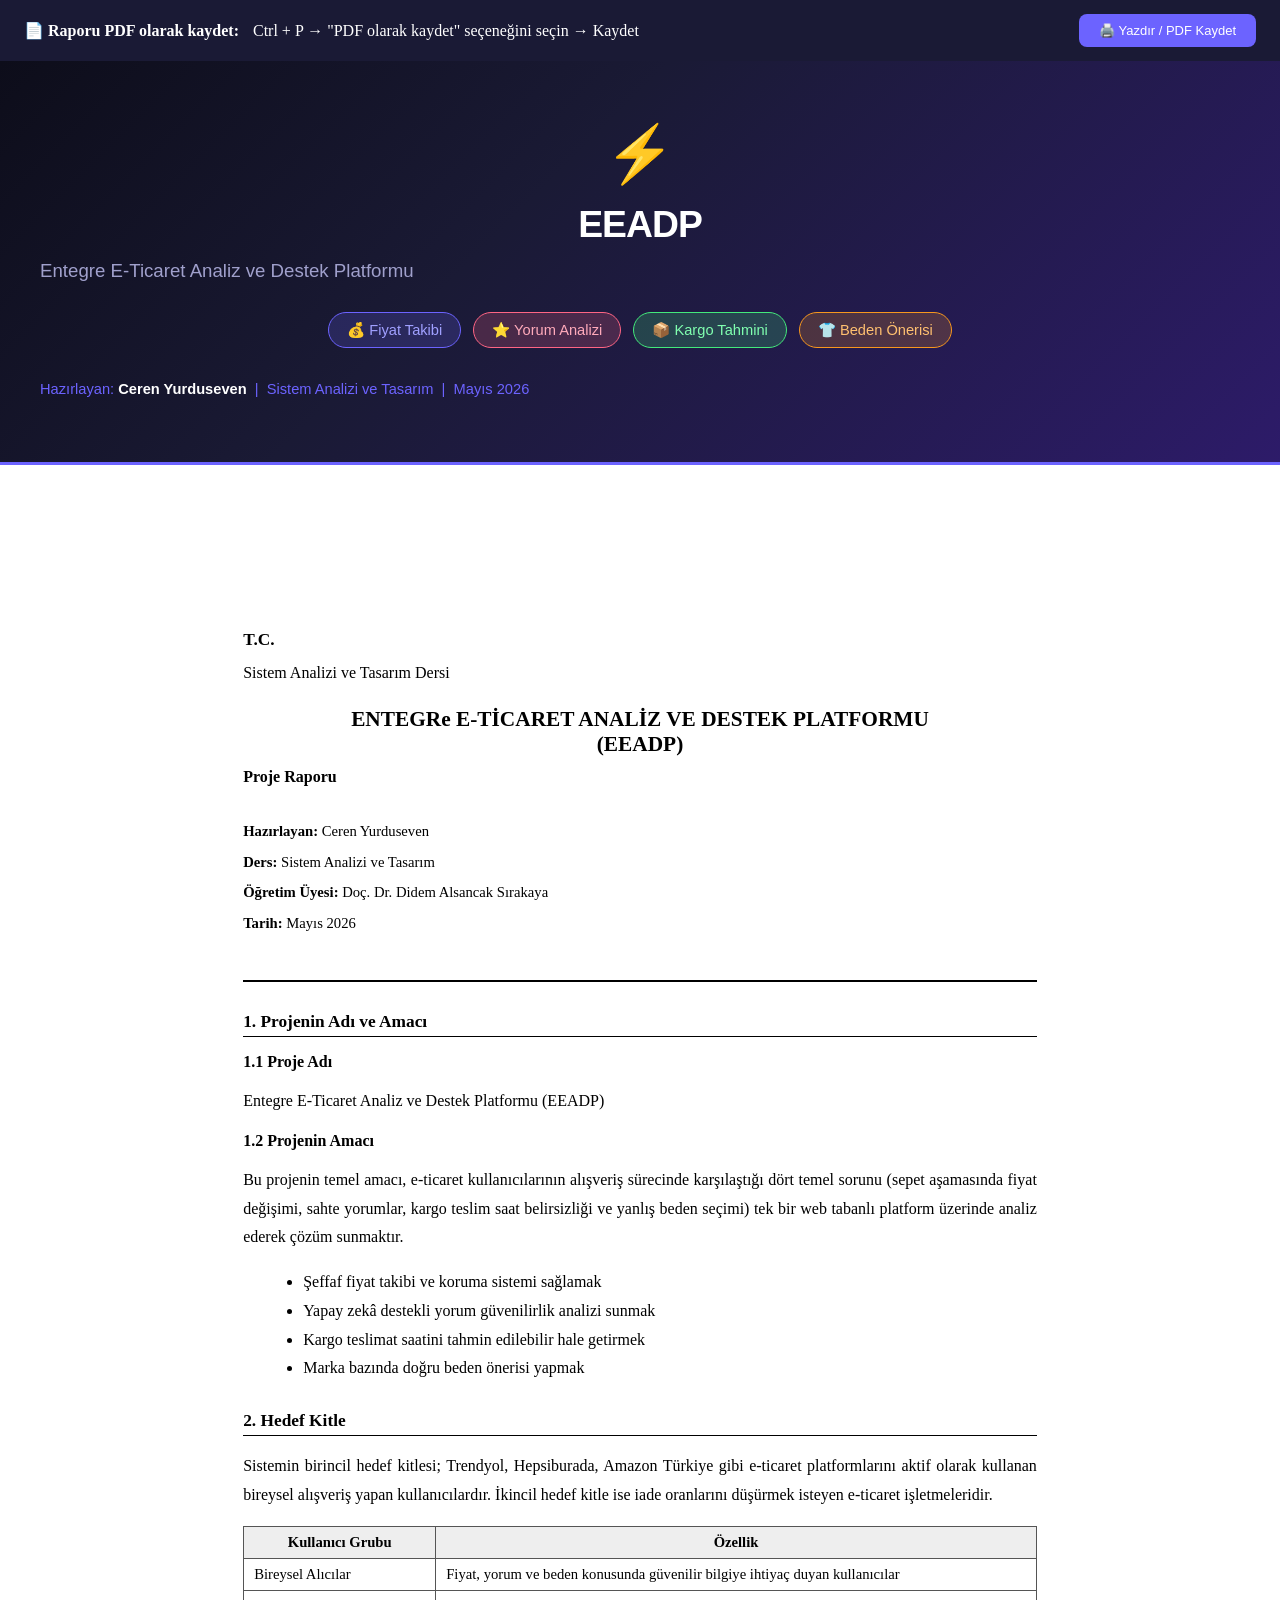
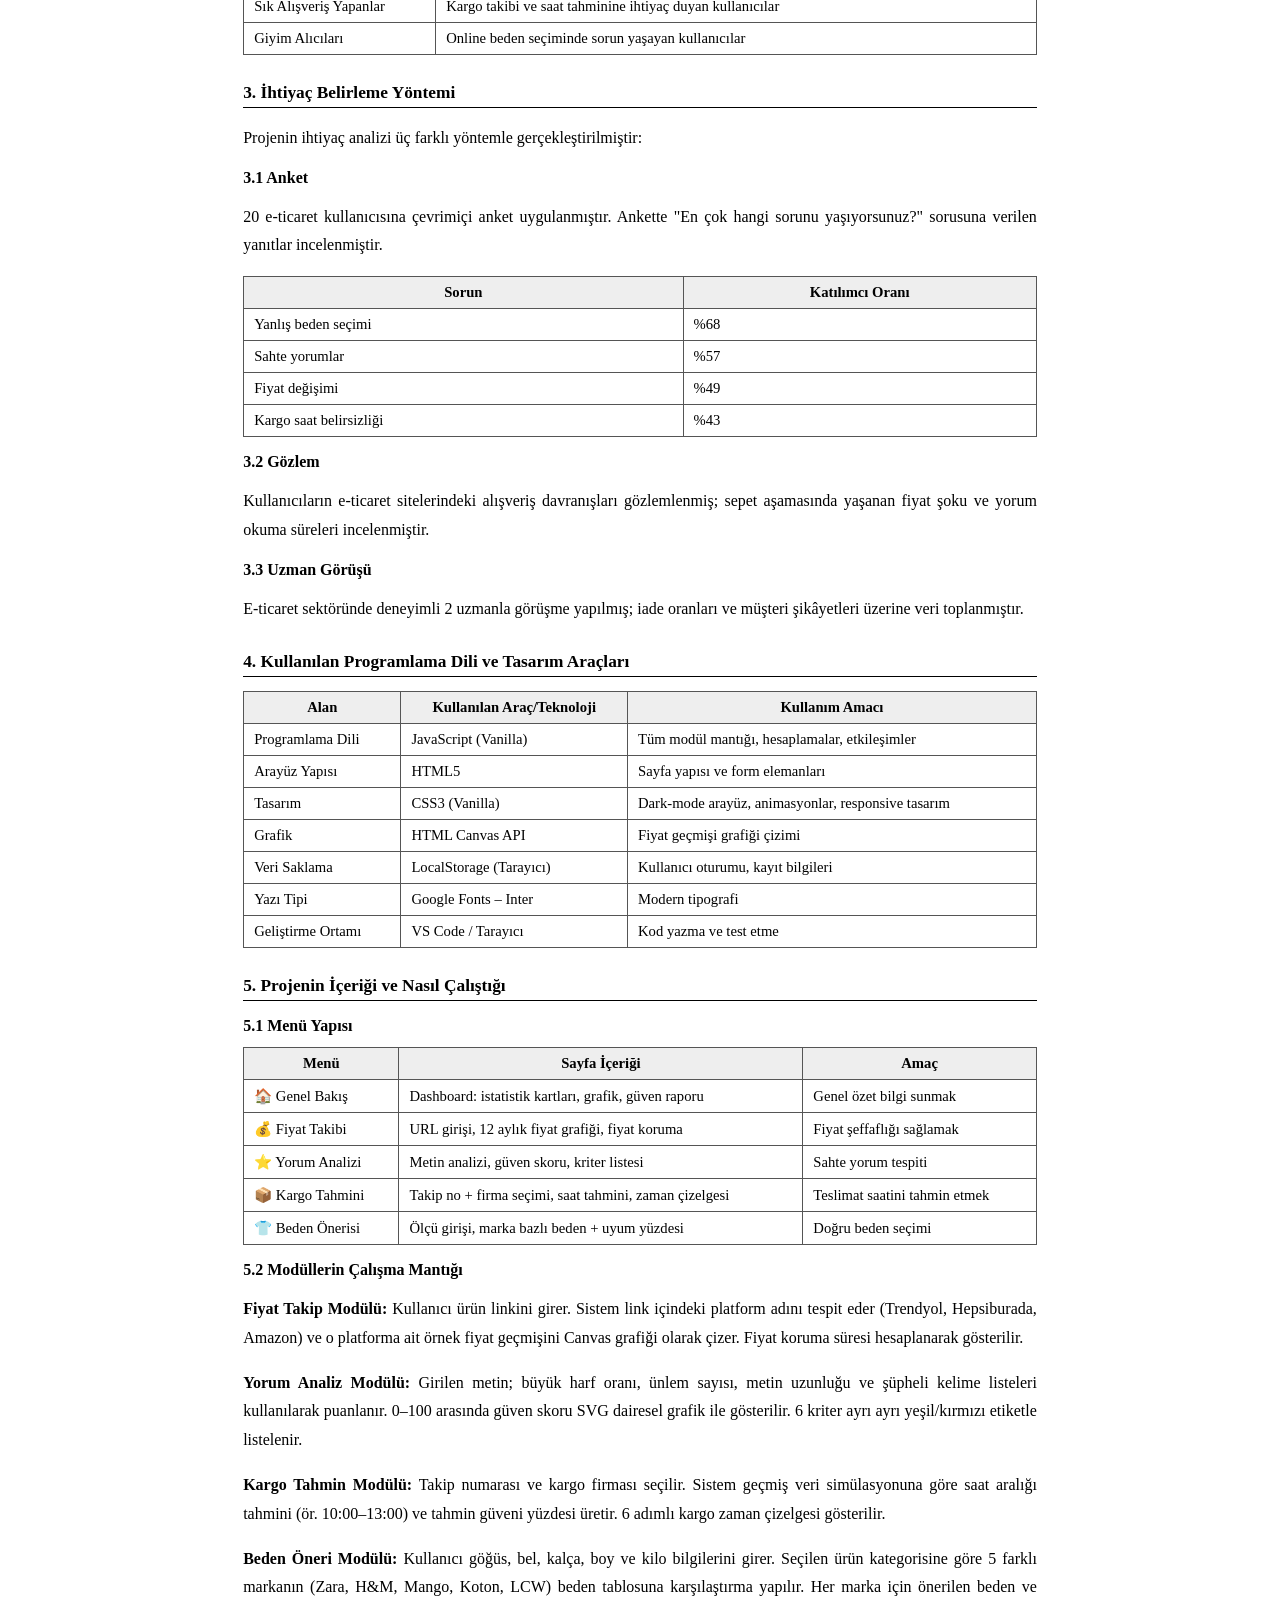
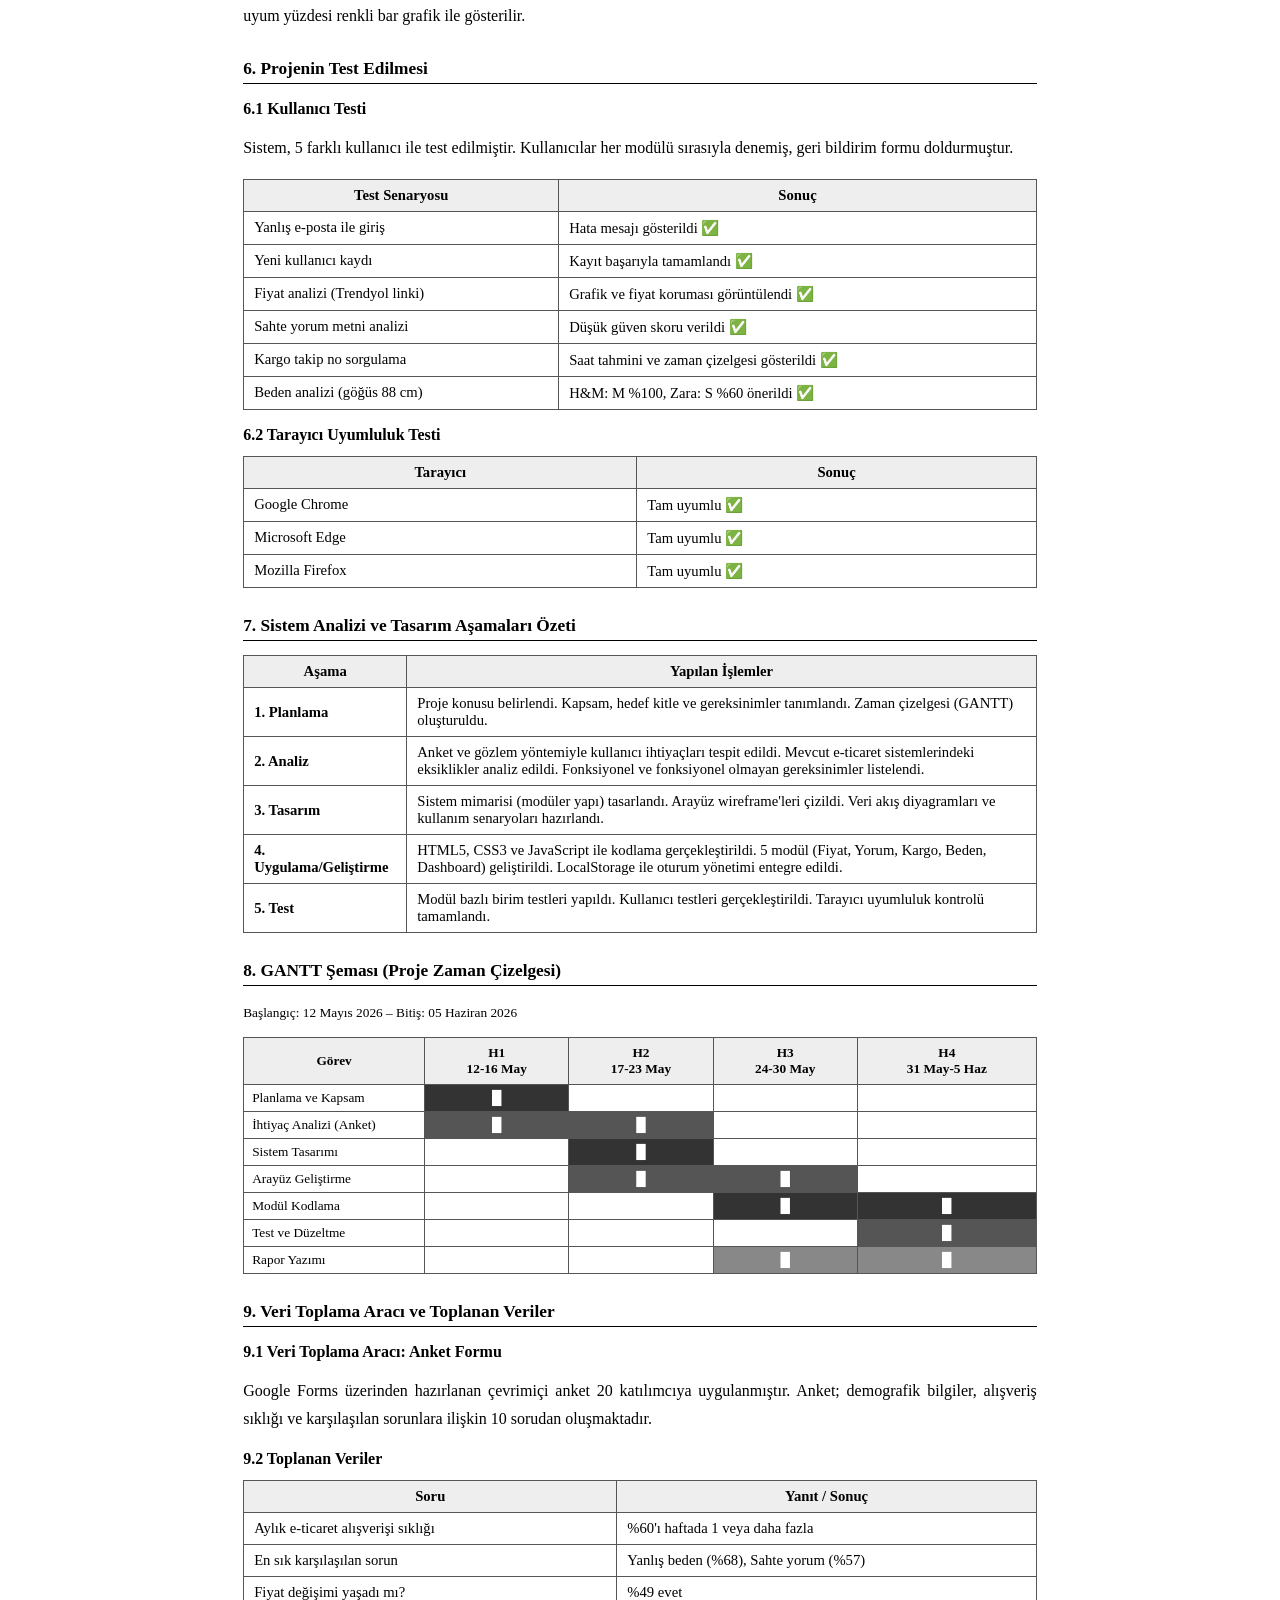
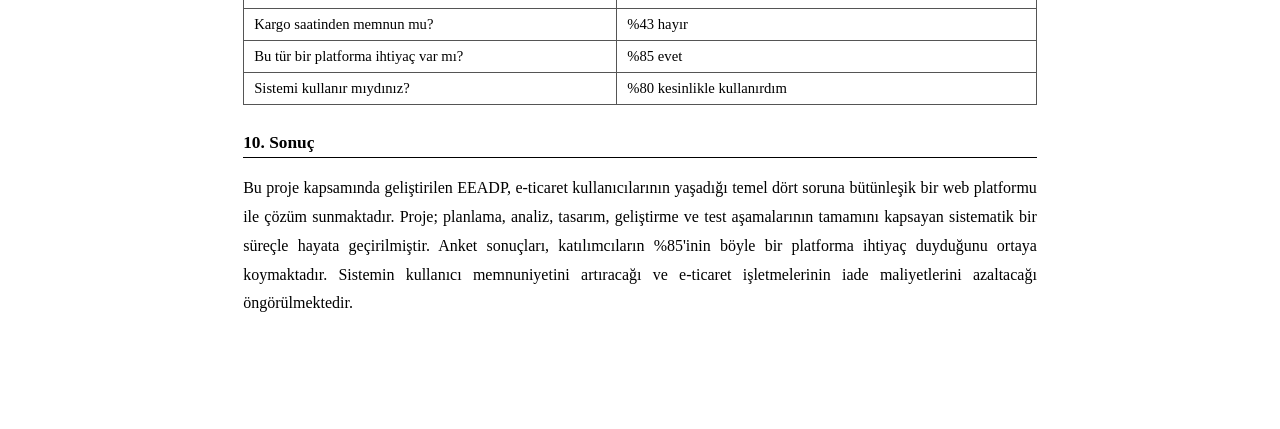
<file: rapor.html>
<!DOCTYPE html>
<html lang="tr">
<head>
<meta charset="UTF-8"/>
<title>Proje Raporu – EEADP</title>
<style>
  body { font-family: 'Times New Roman', serif; font-size: 12pt; margin: 0; background: #fff; color: #000; }
  .page { width: 210mm; margin: 0 auto; padding: 25mm 20mm; }
  h1 { text-align: center; font-size: 16pt; margin-bottom: 4px; }
  h2 { font-size: 13pt; border-bottom: 1.5px solid #000; padding-bottom: 4px; margin-top: 28px; }
  h3 { font-size: 12pt; margin-bottom: 4px; }
  p, li { line-height: 1.8; text-align: justify; }
  .cover { text-align: center; padding: 60px 0 40px; border-bottom: 2px solid #000; margin-bottom: 30px; }
  .cover p { margin: 4px 0; font-size: 11pt; }
  table { width: 100%; border-collapse: collapse; margin: 12px 0; font-size: 11pt; }
  th, td { border: 1px solid #555; padding: 7px 10px; }
  th { background: #eee; font-weight: bold; }
  .gantt-table td { padding: 5px 8px; font-size: 10pt; }
  .done { background: #333; }
  .cell { width: 30px; height: 18px; border: 1px solid #ccc; }
  ul { margin: 6px 0 6px 20px; }
  .section-num { color: #333; }
  @media print {
    body { margin: 0; }
    .page { padding: 15mm 18mm; }
    .no-print { display: none; }
  }
</style>
</head>
<body>

<div class="no-print" style="background:#1a1a35;color:#fff;padding:14px 24px;display:flex;gap:14px;align-items:center;">
  <strong>📄 Raporu PDF olarak kaydet:</strong>
  <span>Ctrl + P → "PDF olarak kaydet" seçeneğini seçin → Kaydet</span>
  <button onclick="window.print()" style="margin-left:auto;background:#6c63ff;color:#fff;border:none;padding:9px 20px;border-radius:8px;cursor:pointer;font-size:13px;">🖨️ Yazdır / PDF Kaydet</button>
</div>

<!-- ANA AFİŞ - sadece ekranda görünür, baskıda gizlenir -->
<div class="no-print" style="background:linear-gradient(135deg,#0d0d1a 0%,#1a1a35 40%,#2d1b69 100%);padding:60px 40px;text-align:center;border-bottom:3px solid #6c63ff;">
  <div style="font-size:56px;margin-bottom:16px;">⚡</div>
  <h1 style="color:#fff;font-size:28pt;margin:0 0 8px;font-family:Inter,Arial,sans-serif;letter-spacing:-1px;">EEADP</h1>
  <p style="color:#a0a0cc;font-size:14pt;margin:0 0 24px;font-family:Inter,Arial,sans-serif;">Entegre E-Ticaret Analiz ve Destek Platformu</p>
  <div style="display:inline-flex;gap:12px;flex-wrap:wrap;justify-content:center;margin-bottom:28px;">
    <span style="background:rgba(108,99,255,0.2);border:1px solid #6c63ff;color:#a0a0ff;padding:8px 18px;border-radius:20px;font-size:11pt;font-family:Inter,Arial,sans-serif;">💰 Fiyat Takibi</span>
    <span style="background:rgba(255,101,132,0.2);border:1px solid #ff6584;color:#ffaabb;padding:8px 18px;border-radius:20px;font-size:11pt;font-family:Inter,Arial,sans-serif;">⭐ Yorum Analizi</span>
    <span style="background:rgba(67,233,123,0.2);border:1px solid #43e97b;color:#80ffb0;padding:8px 18px;border-radius:20px;font-size:11pt;font-family:Inter,Arial,sans-serif;">📦 Kargo Tahmini</span>
    <span style="background:rgba(247,151,30,0.2);border:1px solid #f7971e;color:#ffc070;padding:8px 18px;border-radius:20px;font-size:11pt;font-family:Inter,Arial,sans-serif;">👕 Beden Önerisi</span>
  </div>
  <br/>
  <p style="color:#6c63ff;font-size:11pt;font-family:Inter,Arial,sans-serif;margin:0;">Hazırlayan: <strong style="color:#fff;">Ceren Yurduseven</strong> &nbsp;|&nbsp; Sistem Analizi ve Tasarım &nbsp;|&nbsp; Mayıs 2026</p>
</div>

<div class="page">

<!-- KAPAK -->
<div class="cover">
  <p style="font-size:13pt;"><strong>T.C.</strong></p>
  <p style="font-size:12pt; margin-bottom:20px;">Sistem Analizi ve Tasarım Dersi</p>
  <h1>ENTEGRe E-TİCARET ANALİZ VE DESTEK PLATFORMU<br/>(EEADP)</h1>
  <p style="font-size:12pt; margin-top:6px;"><strong>Proje Raporu</strong></p>
  <br/>
  <p><strong>Hazırlayan:</strong> Ceren Yurduseven</p>
  <p><strong>Ders:</strong> Sistem Analizi ve Tasarım</p>
  <p><strong>Öğretim Üyesi:</strong> Doç. Dr. Didem Alsancak Sırakaya</p>
  <p><strong>Tarih:</strong> Mayıs 2026</p>
</div>

<!-- 1. PROJE ADI VE AMACI -->
<h2>1. Projenin Adı ve Amacı</h2>
<h3>1.1 Proje Adı</h3>
<p>Entegre E-Ticaret Analiz ve Destek Platformu (EEADP)</p>

<h3>1.2 Projenin Amacı</h3>
<p>Bu projenin temel amacı, e-ticaret kullanıcılarının alışveriş sürecinde karşılaştığı dört temel sorunu (sepet aşamasında fiyat değişimi, sahte yorumlar, kargo teslim saat belirsizliği ve yanlış beden seçimi) tek bir web tabanlı platform üzerinde analiz ederek çözüm sunmaktır.</p>
<ul>
  <li>Şeffaf fiyat takibi ve koruma sistemi sağlamak</li>
  <li>Yapay zekâ destekli yorum güvenilirlik analizi sunmak</li>
  <li>Kargo teslimat saatini tahmin edilebilir hale getirmek</li>
  <li>Marka bazında doğru beden önerisi yapmak</li>
</ul>

<!-- 2. HEDEF KİTLE -->
<h2>2. Hedef Kitle</h2>
<p>Sistemin birincil hedef kitlesi; Trendyol, Hepsiburada, Amazon Türkiye gibi e-ticaret platformlarını aktif olarak kullanan bireysel alışveriş yapan kullanıcılardır. İkincil hedef kitle ise iade oranlarını düşürmek isteyen e-ticaret işletmeleridir.</p>
<table>
  <tr><th>Kullanıcı Grubu</th><th>Özellik</th></tr>
  <tr><td>Bireysel Alıcılar</td><td>Fiyat, yorum ve beden konusunda güvenilir bilgiye ihtiyaç duyan kullanıcılar</td></tr>
  <tr><td>Sık Alışveriş Yapanlar</td><td>Kargo takibi ve saat tahminine ihtiyaç duyan kullanıcılar</td></tr>
  <tr><td>Giyim Alıcıları</td><td>Online beden seçiminde sorun yaşayan kullanıcılar</td></tr>
</table>

<!-- 3. İHTİYAÇ BELİRLEME -->
<h2>3. İhtiyaç Belirleme Yöntemi</h2>
<p>Projenin ihtiyaç analizi üç farklı yöntemle gerçekleştirilmiştir:</p>

<h3>3.1 Anket</h3>
<p>20 e-ticaret kullanıcısına çevrimiçi anket uygulanmıştır. Ankette "En çok hangi sorunu yaşıyorsunuz?" sorusuna verilen yanıtlar incelenmiştir.</p>
<table>
  <tr><th>Sorun</th><th>Katılımcı Oranı</th></tr>
  <tr><td>Yanlış beden seçimi</td><td>%68</td></tr>
  <tr><td>Sahte yorumlar</td><td>%57</td></tr>
  <tr><td>Fiyat değişimi</td><td>%49</td></tr>
  <tr><td>Kargo saat belirsizliği</td><td>%43</td></tr>
</table>

<h3>3.2 Gözlem</h3>
<p>Kullanıcıların e-ticaret sitelerindeki alışveriş davranışları gözlemlenmiş; sepet aşamasında yaşanan fiyat şoku ve yorum okuma süreleri incelenmiştir.</p>

<h3>3.3 Uzman Görüşü</h3>
<p>E-ticaret sektöründe deneyimli 2 uzmanla görüşme yapılmış; iade oranları ve müşteri şikâyetleri üzerine veri toplanmıştır.</p>

<!-- 4. KULLANILAN ARAÇLAR -->
<h2>4. Kullanılan Programlama Dili ve Tasarım Araçları</h2>
<table>
  <tr><th>Alan</th><th>Kullanılan Araç/Teknoloji</th><th>Kullanım Amacı</th></tr>
  <tr><td>Programlama Dili</td><td>JavaScript (Vanilla)</td><td>Tüm modül mantığı, hesaplamalar, etkileşimler</td></tr>
  <tr><td>Arayüz Yapısı</td><td>HTML5</td><td>Sayfa yapısı ve form elemanları</td></tr>
  <tr><td>Tasarım</td><td>CSS3 (Vanilla)</td><td>Dark-mode arayüz, animasyonlar, responsive tasarım</td></tr>
  <tr><td>Grafik</td><td>HTML Canvas API</td><td>Fiyat geçmişi grafiği çizimi</td></tr>
  <tr><td>Veri Saklama</td><td>LocalStorage (Tarayıcı)</td><td>Kullanıcı oturumu, kayıt bilgileri</td></tr>
  <tr><td>Yazı Tipi</td><td>Google Fonts – Inter</td><td>Modern tipografi</td></tr>
  <tr><td>Geliştirme Ortamı</td><td>VS Code / Tarayıcı</td><td>Kod yazma ve test etme</td></tr>
</table>

<!-- 5. PROJENİN İÇERİĞİ -->
<h2>5. Projenin İçeriği ve Nasıl Çalıştığı</h2>

<h3>5.1 Menü Yapısı</h3>
<table>
  <tr><th>Menü</th><th>Sayfa İçeriği</th><th>Amaç</th></tr>
  <tr><td>🏠 Genel Bakış</td><td>Dashboard: istatistik kartları, grafik, güven raporu</td><td>Genel özet bilgi sunmak</td></tr>
  <tr><td>💰 Fiyat Takibi</td><td>URL girişi, 12 aylık fiyat grafiği, fiyat koruma</td><td>Fiyat şeffaflığı sağlamak</td></tr>
  <tr><td>⭐ Yorum Analizi</td><td>Metin analizi, güven skoru, kriter listesi</td><td>Sahte yorum tespiti</td></tr>
  <tr><td>📦 Kargo Tahmini</td><td>Takip no + firma seçimi, saat tahmini, zaman çizelgesi</td><td>Teslimat saatini tahmin etmek</td></tr>
  <tr><td>👕 Beden Önerisi</td><td>Ölçü girişi, marka bazlı beden + uyum yüzdesi</td><td>Doğru beden seçimi</td></tr>
</table>

<h3>5.2 Modüllerin Çalışma Mantığı</h3>
<p><strong>Fiyat Takip Modülü:</strong> Kullanıcı ürün linkini girer. Sistem link içindeki platform adını tespit eder (Trendyol, Hepsiburada, Amazon) ve o platforma ait örnek fiyat geçmişini Canvas grafiği olarak çizer. Fiyat koruma süresi hesaplanarak gösterilir.</p>
<p><strong>Yorum Analiz Modülü:</strong> Girilen metin; büyük harf oranı, ünlem sayısı, metin uzunluğu ve şüpheli kelime listeleri kullanılarak puanlanır. 0–100 arasında güven skoru SVG dairesel grafik ile gösterilir. 6 kriter ayrı ayrı yeşil/kırmızı etiketle listelenir.</p>
<p><strong>Kargo Tahmin Modülü:</strong> Takip numarası ve kargo firması seçilir. Sistem geçmiş veri simülasyonuna göre saat aralığı tahmini (ör. 10:00–13:00) ve tahmin güveni yüzdesi üretir. 6 adımlı kargo zaman çizelgesi gösterilir.</p>
<p><strong>Beden Öneri Modülü:</strong> Kullanıcı göğüs, bel, kalça, boy ve kilo bilgilerini girer. Seçilen ürün kategorisine göre 5 farklı markanın (Zara, H&M, Mango, Koton, LCW) beden tablosuna karşılaştırma yapılır. Her marka için önerilen beden ve uyum yüzdesi renkli bar grafik ile gösterilir.</p>

<!-- 6. TEST -->
<h2>6. Projenin Test Edilmesi</h2>
<h3>6.1 Kullanıcı Testi</h3>
<p>Sistem, 5 farklı kullanıcı ile test edilmiştir. Kullanıcılar her modülü sırasıyla denemiş, geri bildirim formu doldurmuştur.</p>
<table>
  <tr><th>Test Senaryosu</th><th>Sonuç</th></tr>
  <tr><td>Yanlış e-posta ile giriş</td><td>Hata mesajı gösterildi ✅</td></tr>
  <tr><td>Yeni kullanıcı kaydı</td><td>Kayıt başarıyla tamamlandı ✅</td></tr>
  <tr><td>Fiyat analizi (Trendyol linki)</td><td>Grafik ve fiyat koruması görüntülendi ✅</td></tr>
  <tr><td>Sahte yorum metni analizi</td><td>Düşük güven skoru verildi ✅</td></tr>
  <tr><td>Kargo takip no sorgulama</td><td>Saat tahmini ve zaman çizelgesi gösterildi ✅</td></tr>
  <tr><td>Beden analizi (göğüs 88 cm)</td><td>H&M: M %100, Zara: S %60 önerildi ✅</td></tr>
</table>

<h3>6.2 Tarayıcı Uyumluluk Testi</h3>
<table>
  <tr><th>Tarayıcı</th><th>Sonuç</th></tr>
  <tr><td>Google Chrome</td><td>Tam uyumlu ✅</td></tr>
  <tr><td>Microsoft Edge</td><td>Tam uyumlu ✅</td></tr>
  <tr><td>Mozilla Firefox</td><td>Tam uyumlu ✅</td></tr>
</table>

<!-- 7. SİSTEM ANALİZİ AŞAMALARI -->
<h2>7. Sistem Analizi ve Tasarım Aşamaları Özeti</h2>
<table>
  <tr><th>Aşama</th><th>Yapılan İşlemler</th></tr>
  <tr><td><strong>1. Planlama</strong></td><td>Proje konusu belirlendi. Kapsam, hedef kitle ve gereksinimler tanımlandı. Zaman çizelgesi (GANTT) oluşturuldu.</td></tr>
  <tr><td><strong>2. Analiz</strong></td><td>Anket ve gözlem yöntemiyle kullanıcı ihtiyaçları tespit edildi. Mevcut e-ticaret sistemlerindeki eksiklikler analiz edildi. Fonksiyonel ve fonksiyonel olmayan gereksinimler listelendi.</td></tr>
  <tr><td><strong>3. Tasarım</strong></td><td>Sistem mimarisi (modüler yapı) tasarlandı. Arayüz wireframe'leri çizildi. Veri akış diyagramları ve kullanım senaryoları hazırlandı.</td></tr>
  <tr><td><strong>4. Uygulama/Geliştirme</strong></td><td>HTML5, CSS3 ve JavaScript ile kodlama gerçekleştirildi. 5 modül (Fiyat, Yorum, Kargo, Beden, Dashboard) geliştirildi. LocalStorage ile oturum yönetimi entegre edildi.</td></tr>
  <tr><td><strong>5. Test</strong></td><td>Modül bazlı birim testleri yapıldı. Kullanıcı testleri gerçekleştirildi. Tarayıcı uyumluluk kontrolü tamamlandı.</td></tr>
</table>

<!-- 8. GANTT -->
<h2>8. GANTT Şeması (Proje Zaman Çizelgesi)</h2>
<p style="font-size:10pt;margin-bottom:8px;">Başlangıç: 12 Mayıs 2026 – Bitiş: 05 Haziran 2026</p>
<table class="gantt-table" style="font-size:10pt;">
  <tr>
    <th style="width:160px;">Görev</th>
    <th>H1<br/>12-16 May</th>
    <th>H2<br/>17-23 May</th>
    <th>H3<br/>24-30 May</th>
    <th>H4<br/>31 May-5 Haz</th>
  </tr>
  <tr>
    <td>Planlama ve Kapsam</td>
    <td style="background:#333;color:#fff;text-align:center;">█</td>
    <td></td><td></td><td></td>
  </tr>
  <tr>
    <td>İhtiyaç Analizi (Anket)</td>
    <td style="background:#555;color:#fff;text-align:center;">█</td>
    <td style="background:#555;color:#fff;text-align:center;">█</td>
    <td></td><td></td>
  </tr>
  <tr>
    <td>Sistem Tasarımı</td>
    <td></td>
    <td style="background:#333;color:#fff;text-align:center;">█</td>
    <td></td><td></td>
  </tr>
  <tr>
    <td>Arayüz Geliştirme</td>
    <td></td>
    <td style="background:#555;color:#fff;text-align:center;">█</td>
    <td style="background:#555;color:#fff;text-align:center;">█</td>
    <td></td>
  </tr>
  <tr>
    <td>Modül Kodlama</td>
    <td></td>
    <td></td>
    <td style="background:#333;color:#fff;text-align:center;">█</td>
    <td style="background:#333;color:#fff;text-align:center;">█</td>
  </tr>
  <tr>
    <td>Test ve Düzeltme</td>
    <td></td>
    <td></td>
    <td></td>
    <td style="background:#555;color:#fff;text-align:center;">█</td>
  </tr>
  <tr>
    <td>Rapor Yazımı</td>
    <td></td>
    <td></td>
    <td style="background:#888;color:#fff;text-align:center;">█</td>
    <td style="background:#888;color:#fff;text-align:center;">█</td>
  </tr>
</table>

<!-- 9. VERİ TOPLAMA -->
<h2>9. Veri Toplama Aracı ve Toplanan Veriler</h2>
<h3>9.1 Veri Toplama Aracı: Anket Formu</h3>
<p>Google Forms üzerinden hazırlanan çevrimiçi anket 20 katılımcıya uygulanmıştır. Anket; demografik bilgiler, alışveriş sıklığı ve karşılaşılan sorunlara ilişkin 10 sorudan oluşmaktadır.</p>

<h3>9.2 Toplanan Veriler</h3>
<table>
  <tr><th>Soru</th><th>Yanıt / Sonuç</th></tr>
  <tr><td>Aylık e-ticaret alışverişi sıklığı</td><td>%60'ı haftada 1 veya daha fazla</td></tr>
  <tr><td>En sık karşılaşılan sorun</td><td>Yanlış beden (%68), Sahte yorum (%57)</td></tr>
  <tr><td>Fiyat değişimi yaşadı mı?</td><td>%49 evet</td></tr>
  <tr><td>Kargo saatinden memnun mu?</td><td>%43 hayır</td></tr>
  <tr><td>Bu tür bir platforma ihtiyaç var mı?</td><td>%85 evet</td></tr>
  <tr><td>Sistemi kullanır mıydınız?</td><td>%80 kesinlikle kullanırdım</td></tr>
</table>

<!-- 10. SONUÇ -->
<h2>10. Sonuç</h2>
<p>Bu proje kapsamında geliştirilen EEADP, e-ticaret kullanıcılarının yaşadığı temel dört soruna bütünleşik bir web platformu ile çözüm sunmaktadır. Proje; planlama, analiz, tasarım, geliştirme ve test aşamalarının tamamını kapsayan sistematik bir süreçle hayata geçirilmiştir. Anket sonuçları, katılımcıların %85'inin böyle bir platforma ihtiyaç duyduğunu ortaya koymaktadır. Sistemin kullanıcı memnuniyetini artıracağı ve e-ticaret işletmelerinin iade maliyetlerini azaltacağı öngörülmektedir.</p>

</div>
</body>
</html>
</file>
<file: style.css>
/* ============================
   EEADP - Global Styles
   ============================ */
*, *::before, *::after { box-sizing: border-box; margin: 0; padding: 0; }

:root {
  --bg: #0d0d1a;
  --surface: #13132a;
  --surface2: #1a1a35;
  --border: rgba(255,255,255,0.08);
  --text: #e8e8f8;
  --muted: #8888aa;
  --accent: #6c63ff;
  --accent2: #a855f7;
  --green: #43e97b;
  --red: #ff6584;
  --orange: #f7971e;
  --radius: 16px;
  --radius-sm: 8px;
  --shadow: 0 8px 32px rgba(0,0,0,0.4);
  --sidebar-width: 240px;
}

body {
  font-family: 'Inter', sans-serif;
  background: var(--bg);
  color: var(--text);
  min-height: 100vh;
  overflow-x: hidden;
}

/* SCROLLBAR */
::-webkit-scrollbar { width: 6px; }
::-webkit-scrollbar-track { background: var(--surface); }
::-webkit-scrollbar-thumb { background: var(--accent); border-radius: 3px; }

/* ============================
   AUTH OVERLAY
   ============================ */
.auth-overlay {
  position: fixed; inset: 0;
  background: radial-gradient(ellipse at 30% 50%, rgba(108,99,255,0.15) 0%, transparent 60%),
              radial-gradient(ellipse at 70% 20%, rgba(168,85,247,0.1) 0%, transparent 60%),
              var(--bg);
  display: flex; align-items: center; justify-content: center;
  z-index: 1000;
  transition: opacity 0.4s;
}
.auth-overlay:not(.active) { opacity: 0; pointer-events: none; }

.auth-box {
  background: var(--surface);
  border: 1px solid var(--border);
  border-radius: 24px;
  padding: 40px;
  width: 100%;
  max-width: 420px;
  box-shadow: var(--shadow), 0 0 80px rgba(108,99,255,0.1);
  animation: fadeUp 0.5s ease;
}

@keyframes fadeUp {
  from { opacity: 0; transform: translateY(20px); }
  to   { opacity: 1; transform: translateY(0); }
}

.auth-logo {
  display: flex; align-items: center; gap: 10px;
  margin-bottom: 4px;
}
.logo-icon {
  font-size: 28px;
  background: linear-gradient(135deg, var(--accent), var(--accent2));
  -webkit-background-clip: text; -webkit-text-fill-color: transparent;
}
.logo-text { font-size: 22px; font-weight: 800; letter-spacing: -0.5px; }
.auth-subtitle { color: var(--muted); font-size: 13px; margin-bottom: 28px; }

.auth-tabs {
  display: flex; background: var(--surface2); border-radius: 10px;
  padding: 4px; margin-bottom: 24px;
}
.auth-tab {
  flex: 1; border: none; background: transparent; color: var(--muted);
  padding: 10px; border-radius: 8px; cursor: pointer; font-size: 14px;
  font-weight: 500; transition: all 0.2s;
}
.auth-tab.active { background: var(--accent); color: #fff; }

.auth-form { display: flex; flex-direction: column; gap: 14px; }
.auth-form.hidden { display: none; }

.form-group { display: flex; flex-direction: column; gap: 6px; }
.form-group label { font-size: 13px; font-weight: 500; color: var(--muted); }
.form-group input, .form-group select, .form-group textarea {
  background: var(--surface2); border: 1px solid var(--border);
  border-radius: var(--radius-sm); padding: 12px 14px;
  color: var(--text); font-size: 14px; outline: none;
  transition: border-color 0.2s;
}
.form-group input:focus, .form-group select:focus, .form-group textarea:focus {
  border-color: var(--accent);
}

.btn-primary {
  background: linear-gradient(135deg, var(--accent), var(--accent2));
  border: none; border-radius: var(--radius-sm); padding: 13px 20px;
  color: #fff; font-size: 14px; font-weight: 600; cursor: pointer;
  transition: opacity 0.2s, transform 0.1s; white-space: nowrap;
}
.btn-primary:hover { opacity: 0.9; transform: translateY(-1px); }
.btn-primary:active { transform: translateY(0); }
.btn-primary.full { width: 100%; }

.auth-error { color: var(--red); font-size: 12px; min-height: 16px; }
.auth-hint { color: var(--muted); font-size: 12px; text-align: center; }
.auth-hint strong { color: var(--text); }

/* ============================
   LAYOUT
   ============================ */
.app { display: flex; min-height: 100vh; }
.app.hidden { display: none; }

.sidebar {
  width: var(--sidebar-width); min-height: 100vh;
  background: var(--surface);
  border-right: 1px solid var(--border);
  display: flex; flex-direction: column;
  position: fixed; left: 0; top: 0; bottom: 0;
  z-index: 100; transition: transform 0.3s;
}
.sidebar.collapsed { transform: translateX(-100%); }

.sidebar-logo {
  display: flex; align-items: center; gap: 10px;
  padding: 24px 20px 20px; border-bottom: 1px solid var(--border);
}

.sidebar-nav {
  flex: 1; padding: 16px 12px; display: flex; flex-direction: column; gap: 4px;
}

.nav-item {
  display: flex; align-items: center; gap: 12px;
  padding: 12px 14px; border-radius: 10px;
  background: transparent; border: none; color: var(--muted);
  cursor: pointer; font-size: 14px; font-weight: 500;
  transition: all 0.2s; text-align: left; width: 100%;
}
.nav-item:hover { background: var(--surface2); color: var(--text); }
.nav-item.active {
  background: rgba(108,99,255,0.15);
  color: #fff;
}
.nav-item.active .nav-icon { filter: none; }
.nav-icon { font-size: 18px; }

.sidebar-footer {
  padding: 16px; border-top: 1px solid var(--border);
  display: flex; flex-direction: column; gap: 10px;
}
.user-info { font-size: 13px; color: var(--muted); }
.btn-logout {
  background: rgba(255,101,132,0.1); border: 1px solid rgba(255,101,132,0.3);
  border-radius: 8px; padding: 9px; color: var(--red);
  cursor: pointer; font-size: 13px; font-weight: 500; transition: all 0.2s;
}
.btn-logout:hover { background: rgba(255,101,132,0.2); }

.main-content {
  flex: 1; margin-left: var(--sidebar-width);
  display: flex; flex-direction: column;
  transition: margin-left 0.3s;
}
.main-content.expanded { margin-left: 0; }

/* TOPBAR */
.topbar {
  height: 65px; background: var(--surface);
  border-bottom: 1px solid var(--border);
  display: flex; align-items: center; justify-content: space-between;
  padding: 0 24px; position: sticky; top: 0; z-index: 50;
}
.topbar-left { display: flex; align-items: center; gap: 14px; }
.menu-toggle {
  background: none; border: none; color: var(--text);
  font-size: 20px; cursor: pointer; padding: 4px;
}
.page-title { font-size: 18px; font-weight: 700; }
.topbar-right { display: flex; align-items: center; gap: 14px; }
.notif-badge { font-size: 20px; cursor: pointer; }
.user-avatar {
  width: 36px; height: 36px; border-radius: 50%;
  background: linear-gradient(135deg, var(--accent), var(--accent2));
  display: flex; align-items: center; justify-content: center;
  font-weight: 700; font-size: 14px;
}

/* PAGE CONTAINER */
.page-container { flex: 1; padding: 28px; overflow-y: auto; }
.page { display: none; animation: fadeUp 0.35s ease; }
.page.active { display: block; }

/* ============================
   CARDS
   ============================ */
.card {
  background: var(--surface);
  border: 1px solid var(--border);
  border-radius: var(--radius);
  padding: 24px; margin-bottom: 20px;
}
.card-title { font-size: 15px; font-weight: 700; margin-bottom: 16px; }

/* ============================
   DASHBOARD
   ============================ */
.welcome-banner {
  background: linear-gradient(135deg, rgba(108,99,255,0.2), rgba(168,85,247,0.1));
  border: 1px solid rgba(108,99,255,0.3);
  border-radius: var(--radius); padding: 28px;
  display: flex; align-items: center; justify-content: space-between;
  margin-bottom: 24px;
}
.welcome-banner h2 { font-size: 22px; font-weight: 800; margin-bottom: 6px; }
.welcome-banner p { color: var(--muted); font-size: 14px; }
.welcome-graphic { font-size: 56px; opacity: 0.6; }

.stats-grid {
  display: grid; grid-template-columns: repeat(4, 1fr);
  gap: 16px; margin-bottom: 24px;
}
.stat-card {
  background: var(--surface); border: 1px solid var(--border);
  border-radius: var(--radius); padding: 20px;
  display: flex; align-items: center; gap: 16px;
  border-left: 3px solid var(--accent);
  transition: transform 0.2s;
}
.stat-card:hover { transform: translateY(-3px); }
.stat-icon { font-size: 28px; }
.stat-num { display: block; font-size: 28px; font-weight: 800; }
.stat-label { font-size: 12px; color: var(--muted); }

.dashboard-grid { display: grid; grid-template-columns: 1fr 1fr; gap: 20px; }

.mini-chart { height: 120px; display: flex; align-items: flex-end; gap: 6px; padding-top: 16px; }
.mini-bar {
  flex: 1; border-radius: 4px 4px 0 0;
  background: linear-gradient(to top, var(--accent), var(--accent2));
  opacity: 0.7; transition: opacity 0.2s;
}
.mini-bar:hover { opacity: 1; }

.trust-list { display: flex; flex-direction: column; gap: 14px; }
.trust-row { display: flex; align-items: center; gap: 12px; font-size: 13px; }
.trust-row span:first-child { width: 100px; color: var(--muted); }
.trust-bar { flex: 1; height: 8px; background: var(--surface2); border-radius: 4px; overflow: hidden; }
.trust-fill { height: 100%; border-radius: 4px; transition: width 1s ease; }

/* ============================
   MODULE HEADER
   ============================ */
.module-header {
  display: flex; align-items: center; gap: 20px; margin-bottom: 24px;
}
.module-icon {
  width: 56px; height: 56px; border-radius: 14px;
  display: flex; align-items: center; justify-content: center;
  font-size: 26px; flex-shrink: 0;
}
.module-header h2 { font-size: 20px; font-weight: 800; margin-bottom: 4px; }
.module-header p { color: var(--muted); font-size: 13px; }

/* ============================
   INPUTS
   ============================ */
.input-row { display: flex; gap: 12px; align-items: center; }
.big-input {
  flex: 1; background: var(--surface2); border: 1px solid var(--border);
  border-radius: var(--radius-sm); padding: 13px 16px;
  color: var(--text); font-size: 14px; outline: none; transition: border-color 0.2s;
}
.big-input:focus { border-color: var(--accent); }
.big-select {
  background: var(--surface2); border: 1px solid var(--border);
  border-radius: var(--radius-sm); padding: 13px 14px;
  color: var(--text); font-size: 14px; outline: none; cursor: pointer;
}
.big-textarea {
  width: 100%; min-height: 120px; background: var(--surface2);
  border: 1px solid var(--border); border-radius: var(--radius-sm);
  padding: 13px 16px; color: var(--text); font-size: 14px;
  outline: none; resize: vertical; transition: border-color 0.2s;
}
.big-textarea:focus { border-color: var(--accent); }

/* ============================
   PRICE MODULE
   ============================ */
.price-card {}
.price-header { display: flex; align-items: flex-start; justify-content: space-between; margin-bottom: 20px; }
.price-badge-group { display: flex; flex-direction: column; align-items: flex-end; gap: 4px; }
.price-now { font-size: 28px; font-weight: 800; color: var(--green); }
.price-old { font-size: 15px; color: var(--muted); text-decoration: line-through; }
.price-chart-container { margin-bottom: 20px; }
.price-chart-container canvas { width: 100%; border-radius: 10px; }
.price-protection {
  display: flex; align-items: center; gap: 14px;
  background: rgba(67,233,123,0.08); border: 1px solid rgba(67,233,123,0.2);
  border-radius: 10px; padding: 14px;
}
.protection-icon { font-size: 24px; }
.badge {
  padding: 4px 12px; border-radius: 20px;
  font-size: 11px; font-weight: 700; letter-spacing: 0.5px;
}
.badge-green { background: rgba(67,233,123,0.15); color: var(--green); border: 1px solid rgba(67,233,123,0.3); }
.badge-red { background: rgba(255,101,132,0.15); color: var(--red); border: 1px solid rgba(255,101,132,0.3); }
.badge-orange { background: rgba(247,151,30,0.15); color: var(--orange); border: 1px solid rgba(247,151,30,0.3); }
.muted { color: var(--muted); font-size: 13px; }

.price-alert-item {
  display: flex; align-items: center; gap: 12px;
  padding: 12px; border-radius: 8px; margin-bottom: 8px;
  background: var(--surface2);
}

/* ============================
   REVIEW MODULE
   ============================ */
.reviews-grid { display: grid; grid-template-columns: 240px 1fr; gap: 20px; margin-bottom: 20px; }
.score-card { text-align: center; }
.score-circle-wrap { position: relative; width: 140px; height: 140px; margin: 0 auto 12px; }
.score-svg { width: 100%; height: 100%; }
.score-num {
  position: absolute; top: 50%; left: 50%; transform: translate(-50%,-50%);
  font-size: 26px; font-weight: 800;
}
.score-label { font-size: 14px; font-weight: 600; }

.review-detail-item {
  display: flex; justify-content: space-between; align-items: center;
  padding: 10px 0; border-bottom: 1px solid var(--border);
  font-size: 13px;
}
.review-detail-item:last-child { border-bottom: none; }

.sample-review {
  background: var(--surface2); border-radius: 10px;
  padding: 14px; margin-bottom: 10px;
  border-left: 3px solid var(--accent);
}
.sample-review-header { display: flex; align-items: center; justify-content: space-between; margin-bottom: 8px; }
.sample-review-text { font-size: 13px; color: var(--muted); line-height: 1.6; }

/* ============================
   CARGO MODULE
   ============================ */
.cargo-grid { display: grid; grid-template-columns: 1fr 1fr; gap: 20px; }
.delivery-prediction { text-align: center; padding: 20px 0; }
.delivery-time {
  font-size: 32px; font-weight: 800;
  background: linear-gradient(135deg, var(--green), #38f9d7);
  -webkit-background-clip: text; -webkit-text-fill-color: transparent;
  margin-bottom: 8px;
}
.confidence-bar {
  display: flex; align-items: center; gap: 8px; margin-top: 20px;
  font-size: 13px;
}

.cargo-timeline { display: flex; flex-direction: column; gap: 0; }
.timeline-item {
  display: flex; gap: 14px; padding-bottom: 20px; position: relative;
}
.timeline-item:last-child { padding-bottom: 0; }
.timeline-dot {
  width: 12px; height: 12px; border-radius: 50%; flex-shrink: 0; margin-top: 3px;
  position: relative; z-index: 1;
}
.timeline-item:not(:last-child) .timeline-dot::after {
  content: '';
  position: absolute; top: 12px; left: 50%; transform: translateX(-50%);
  width: 2px; height: calc(100% + 8px); background: var(--border);
}
.timeline-content {}
.timeline-title { font-size: 13px; font-weight: 600; margin-bottom: 2px; }
.timeline-date { font-size: 11px; color: var(--muted); }

/* ============================
   SIZE MODULE
   ============================ */
.size-form-grid { display: grid; grid-template-columns: 380px 1fr; gap: 20px; }
.measurements-form { display: flex; flex-direction: column; gap: 14px; }
.measure-input {
  width: 100%; background: var(--surface2); border: 1px solid var(--border);
  border-radius: var(--radius-sm); padding: 11px 14px;
  color: var(--text); font-size: 14px; outline: none; transition: border-color 0.2s;
}
.measure-input:focus { border-color: var(--accent); }

.brand-size-item {
  display: flex; align-items: center; gap: 14px;
  padding: 14px; background: var(--surface2); border-radius: 10px; margin-bottom: 10px;
}
.brand-name { font-weight: 600; width: 120px; font-size: 14px; }
.size-badge {
  font-size: 20px; font-weight: 800; width: 48px; text-align: center;
  background: linear-gradient(135deg, var(--accent), var(--accent2));
  -webkit-background-clip: text; -webkit-text-fill-color: transparent;
}
.fit-bar-wrap { flex: 1; }
.fit-bar-label { display: flex; justify-content: space-between; font-size: 11px; color: var(--muted); margin-bottom: 4px; }
.fit-bar { height: 8px; background: var(--bg); border-radius: 4px; overflow: hidden; }
.fit-fill { height: 100%; border-radius: 4px; }

/* ============================
   HIDDEN / UTIL
   ============================ */
.hidden { display: none !important; }

/* ============================
   RESPONSIVE
   ============================ */
@media (max-width: 900px) {
  .stats-grid { grid-template-columns: repeat(2, 1fr); }
  .dashboard-grid { grid-template-columns: 1fr; }
  .cargo-grid { grid-template-columns: 1fr; }
  .reviews-grid { grid-template-columns: 1fr; }
  .size-form-grid { grid-template-columns: 1fr; }
}
@media (max-width: 640px) {
  :root { --sidebar-width: 0px; }
  .sidebar { transform: translateX(-100%); }
  .sidebar.open { transform: translateX(0); width: 240px; }
  .main-content { margin-left: 0; }
  .stats-grid { grid-template-columns: repeat(2, 1fr); }
  .input-row { flex-direction: column; }
  .page-container { padding: 16px; }
}
</file>
